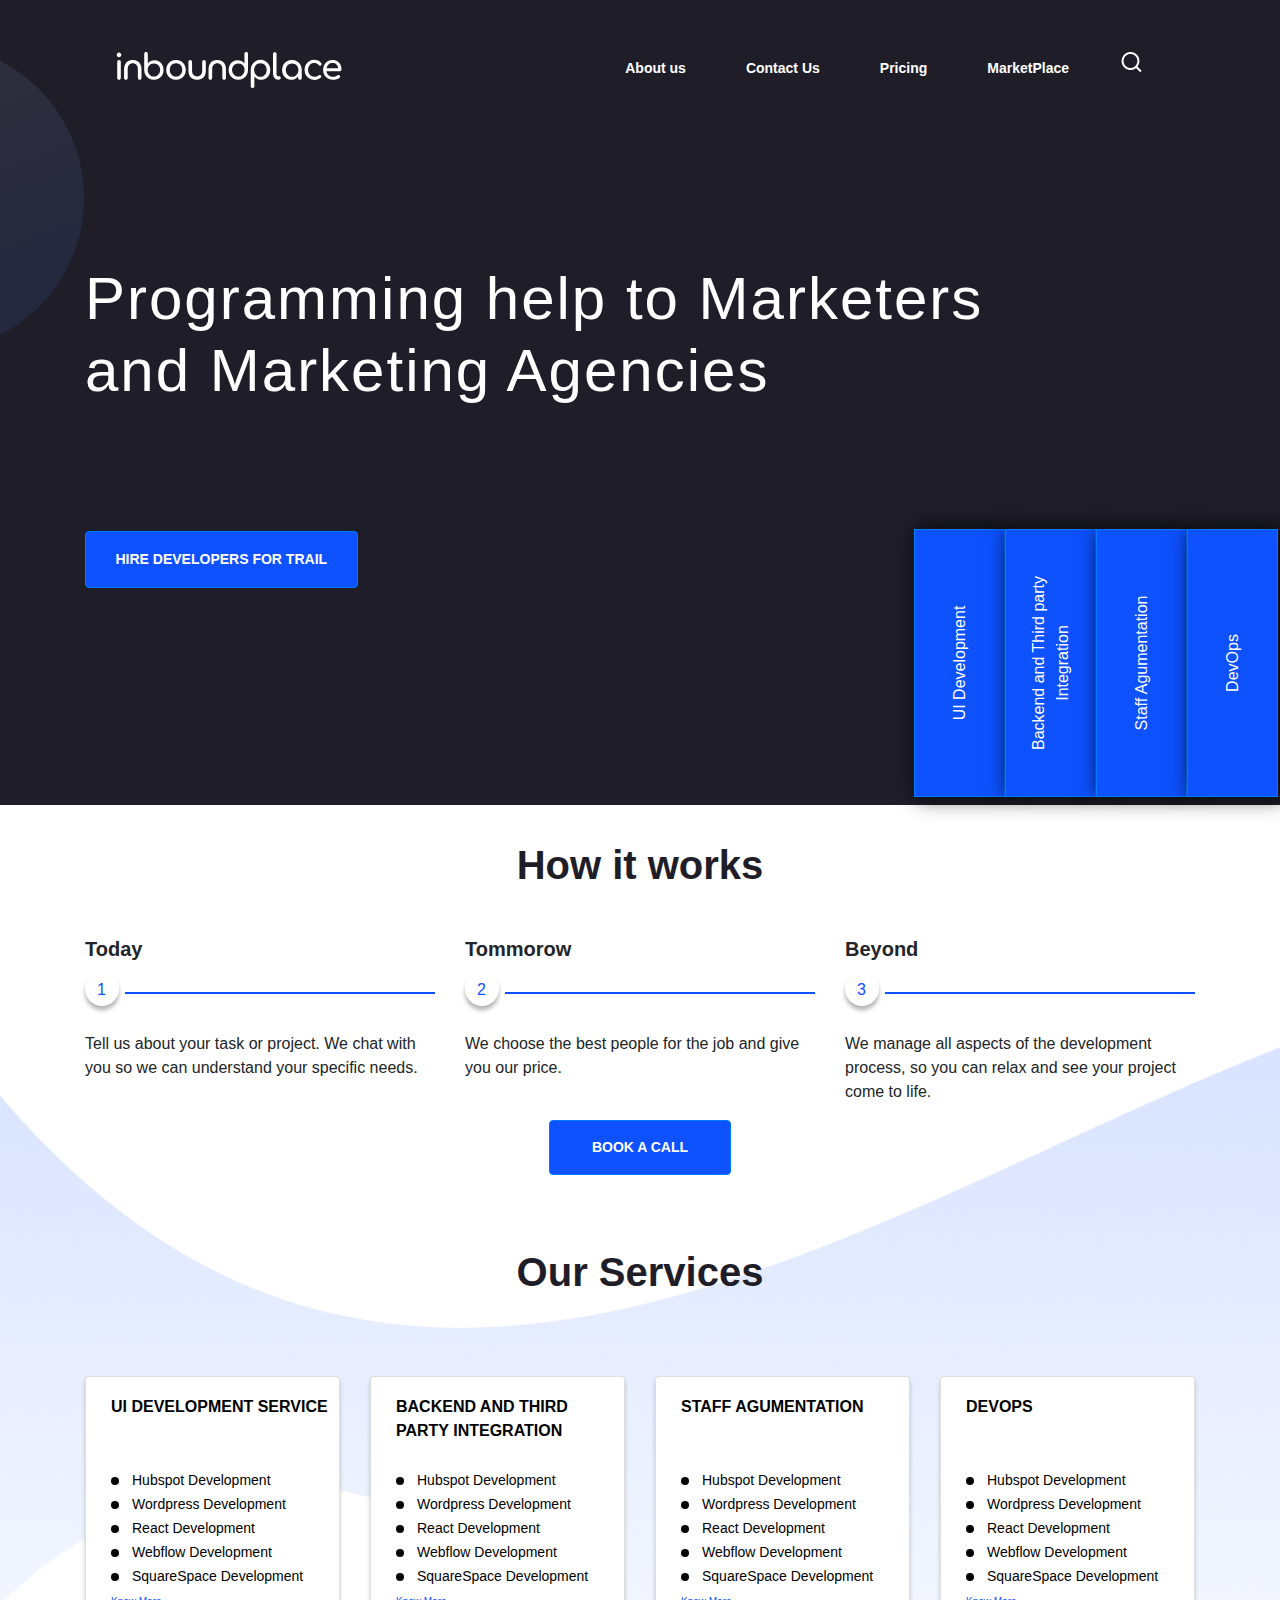
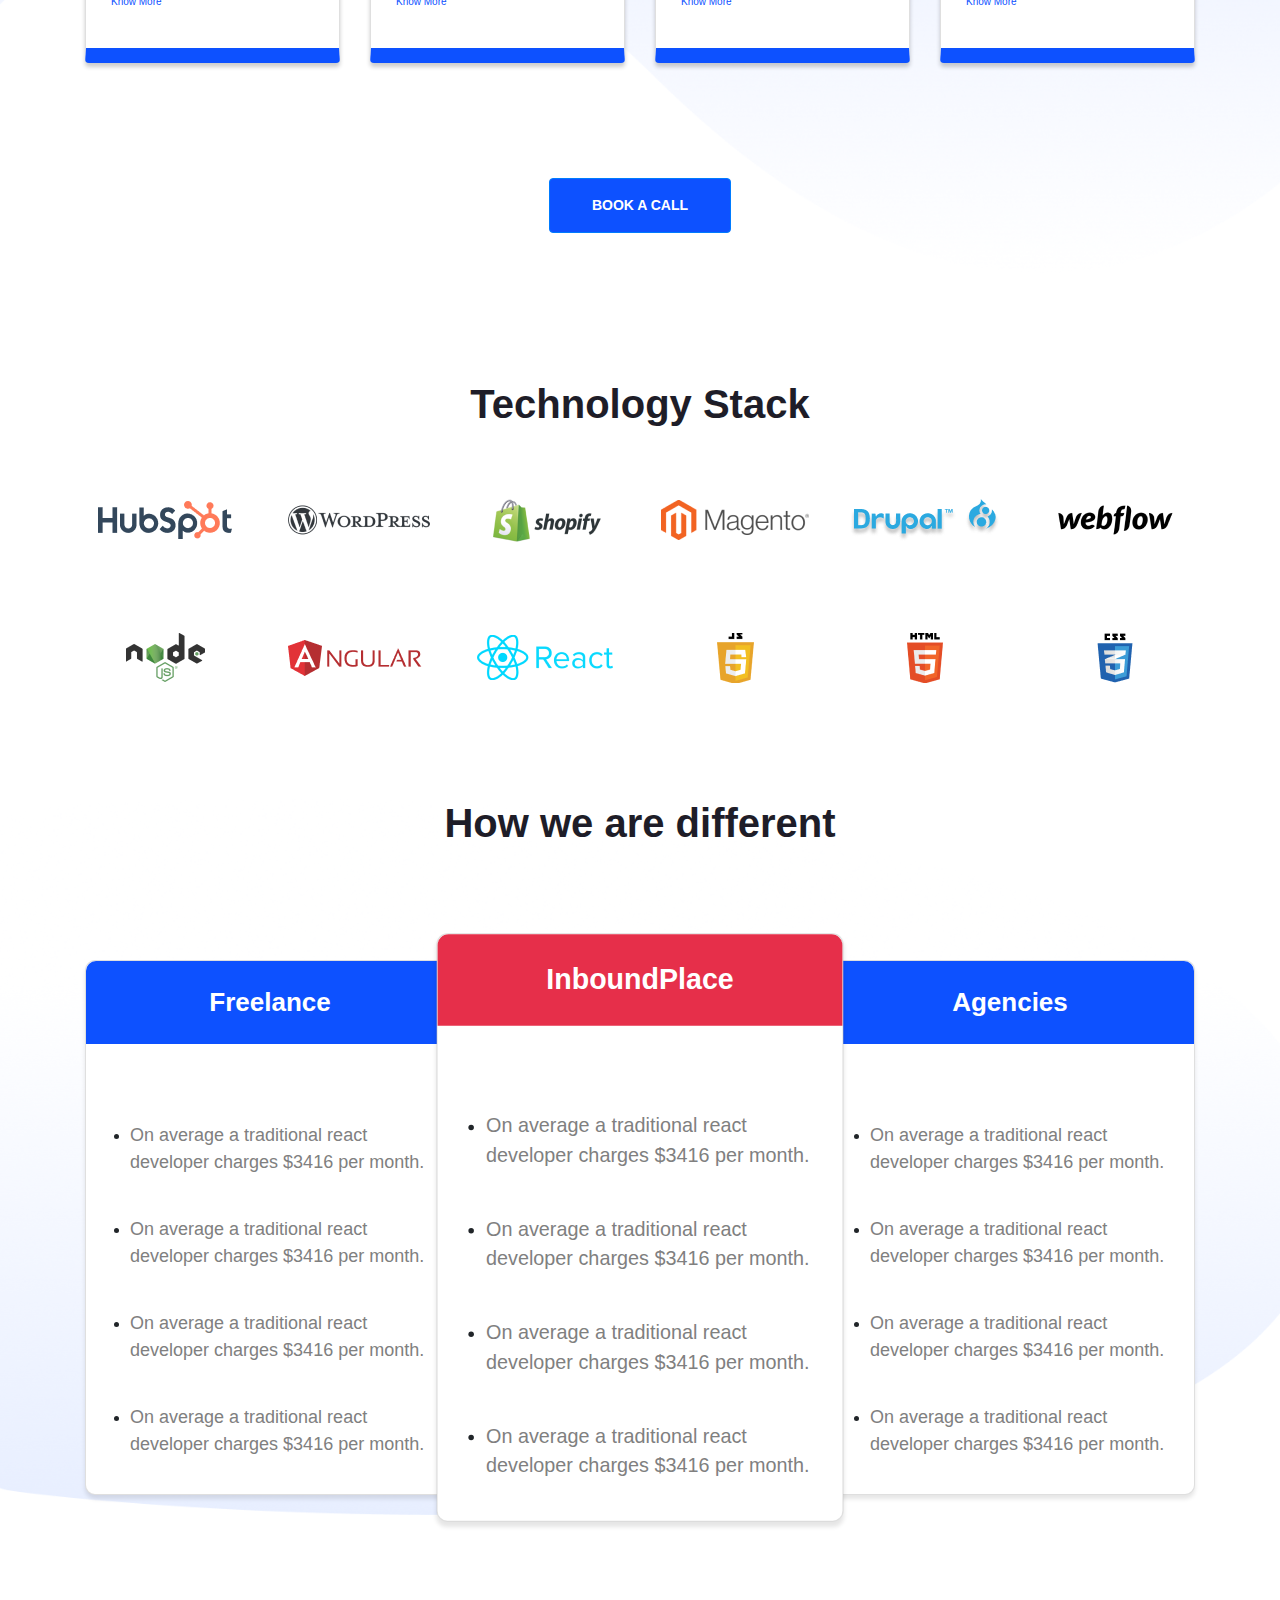
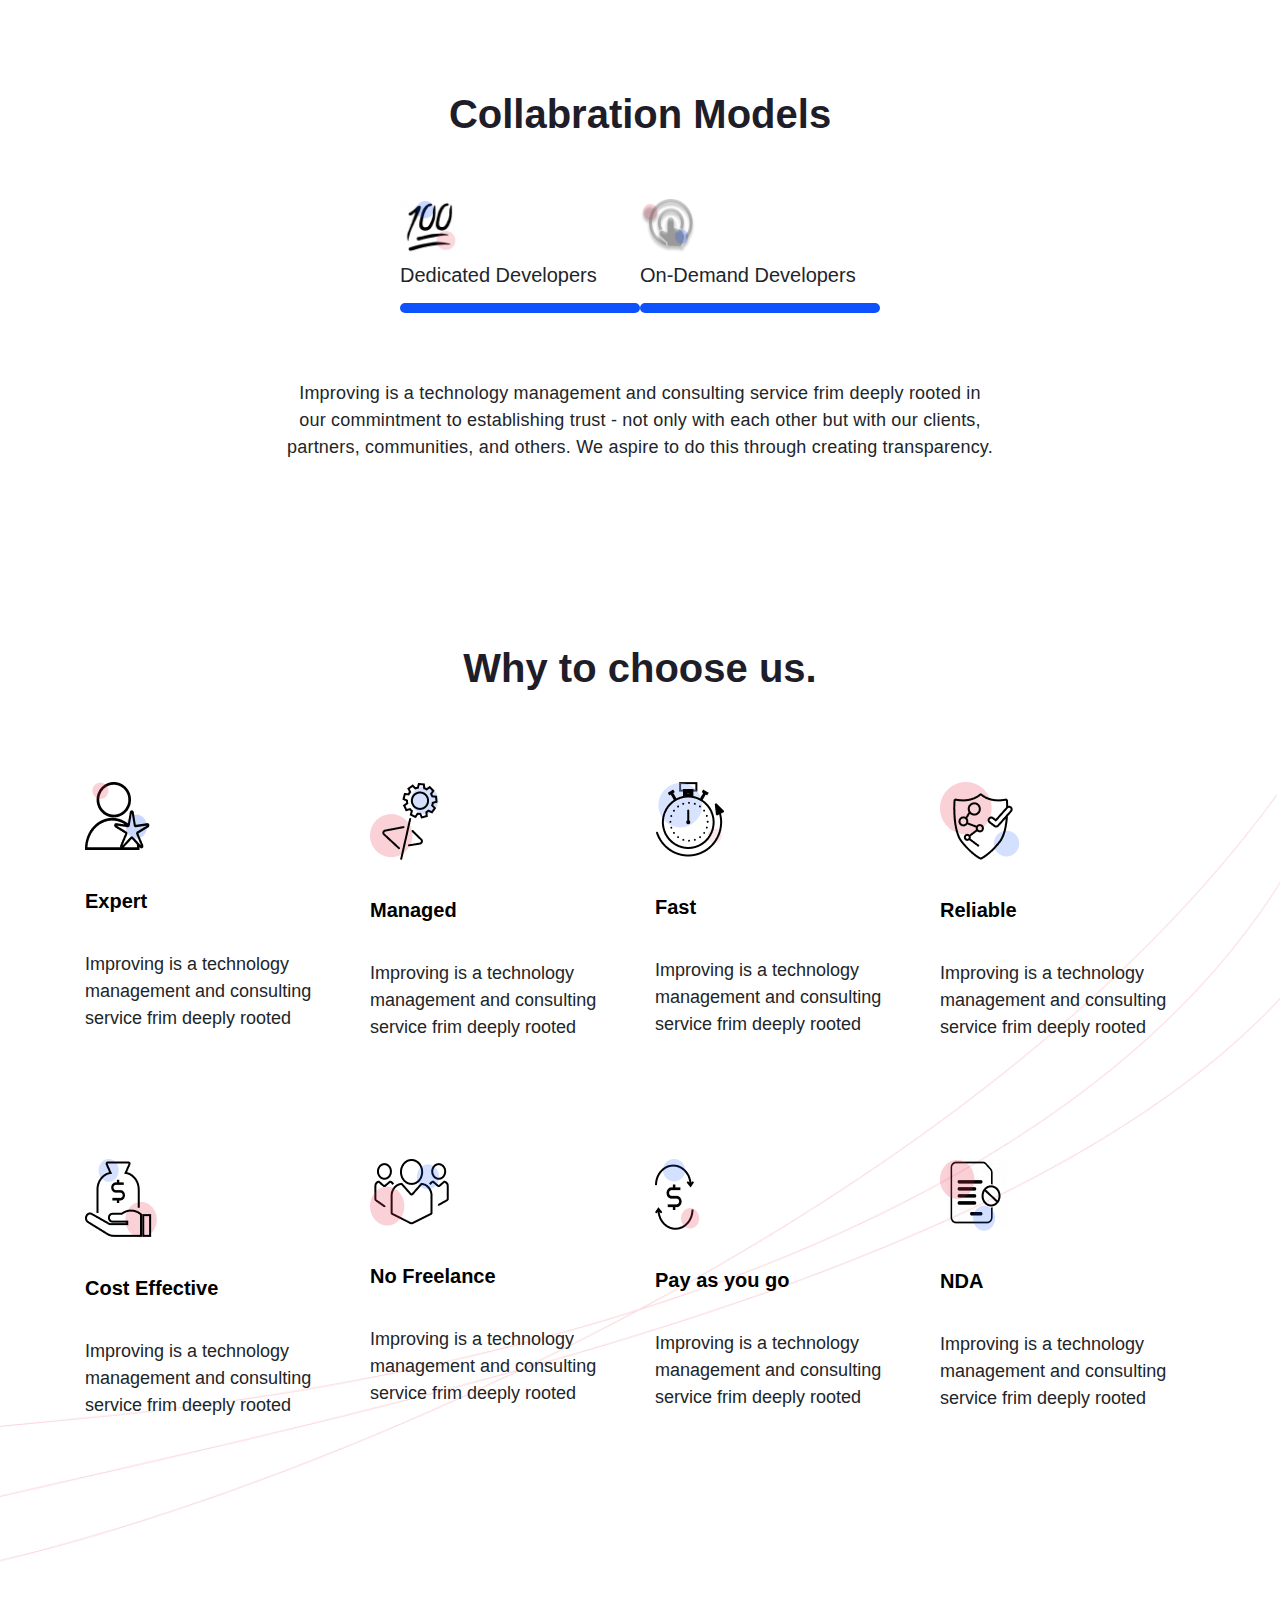
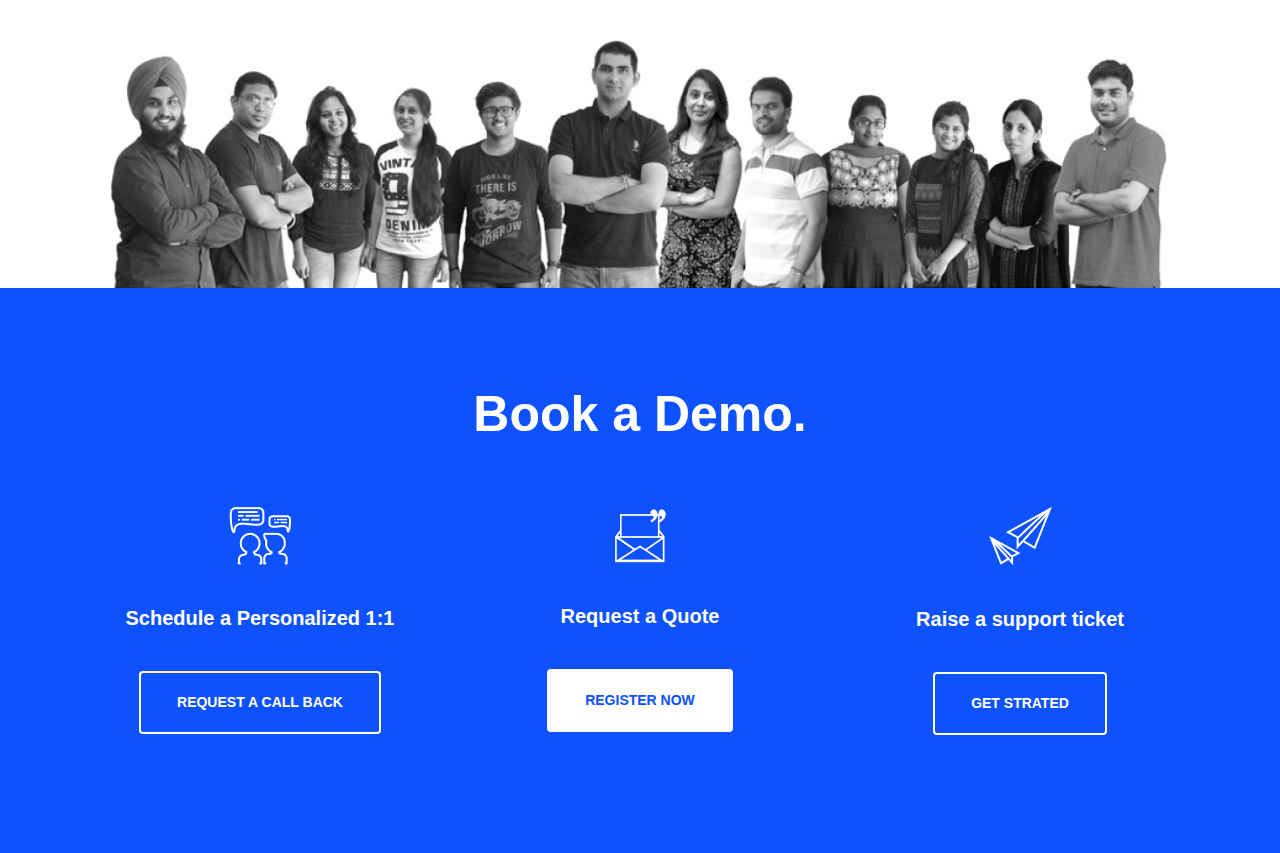
<file: index.html>
<!DOCTYPE html>
<html lang="en">
   <head>
      <meta charset="UTF-8">
      <meta name="viewport" content="width=device-width, initial-scale=1.0">
      <meta http-equiv="X-UA-Compatible" content="ie=edge">
      <title>Inbound Palace</title>
      <!-- Latest compiled and minified CSS -->
      <link rel="stylesheet" href="https://maxcdn.bootstrapcdn.com/bootstrap/4.3.1/css/bootstrap.min.css">
      <!-- jQuery library -->
      <script src="https://ajax.googleapis.com/ajax/libs/jquery/3.4.0/jquery.min.js"></script>
      <!-- Popper JS -->
      <script src="https://cdnjs.cloudflare.com/ajax/libs/popper.js/1.14.7/umd/popper.min.js"></script>
      <!-- Latest compiled JavaScript -->
      <script src="https://maxcdn.bootstrapcdn.com/bootstrap/4.3.1/js/bootstrap.min.js"></script>
      <link rel="stylesheet" type="text/css" href="css/style.css">
   </head>
   <body>
      <header>
         <div class="container-fluid head-bg">
            <figure class="img-ellipse">
               <img src="images/Ellipse 2.png" alt="">
            </figure>
            <div class="container">
               <nav class="navbar navbar-expand-md  navbar-light">
                  <div class="container">
                     <figure class="logo-img">
                        <img src="images/Combined Shape.svg" alt="">
                     </figure>
                     <button class="navbar-toggler" type="button" data-toggle="collapse" data-target="#collapsenavbar">
                     <span class="navbar-toggler-icon"></span>
                     </button>
                     <div class="collapse navbar-collapse text-center" id="collapsenavbar">
                        <ul class="navbar-nav ml-auto">
                           <li class="nav-item text-white nav-li"> <a href="#" class="nav-link text-white">About us</a></li>
                           <li class="nav-item text-white nav-li"> <a href="#" class="nav-link text-white">Contact Us</a></li>
                           <li class="nav-item text-white nav-li"> <a href="#" class="nav-link text-white">Pricing</a></li>
                           <li class="nav-item text-white nav-li"> <a href="#" class="nav-link text-white">MarketPlace</a></li>
                           <li class="nav-item text-white nav-li"> <a href="# class="nav-link text-white"><img  src="images/Group 5.9.png" alt=""></a></li>
                        </ul>
                     </div>
                  </div>
               </nav>
               <div class="text-white hero-text">
                  <h2>Programming help to Marketers and Marketing Agencies</h2>
                  <button class="btn btn-primary page-btn">HIRE DEVELOPERS FOR TRAIL</button>
               </div>
            </div>
            <div class="sec-one-popupbtns-wrapper">
               <div class="sec-one-popupbtns">
                  <button class="btn btn-primary">UI Development</button>
                  <button class="btn btn-primary">Backend and Third party Integration</button>
                  <button class="btn btn-primary">Staff Agumentation</button>
                  <button class="btn btn-primary">DevOps</button>
               </div>
            </div>
         </div>
      </header>
      <main>
         <section class=" container-fluid sec-one-wrapper">
            <div class="container">
            <div class="sec-one-content">
               <div class="row">
                  <div class="sec-one-heading">
                     <h2>How it works</h2>
                  </div>
               </div>
               <div class="row sec-one-setting">
                  <div class="col-lg-4 col-md-4 col-sm-12 sec-two-content">
                     <div class="sec-one-title">
                        <h3>Today</h3>
                     </div>
                     <div class="sec-one-num">
                        <h4>1</h4>
                     </div>
                     <div class="sec-one-text">
                        <p>Tell us about your task or project. We chat with you so we can understand your specific needs.</p>
                     </div>
                  </div>
                  <div class="col-lg-4 col-md-4 col-sm-12 sec-two-content">
                     <div class="sec-one-title">
                        <h3>Tommorow</h3>
                     </div>
                     <div class="sec-one-num">
                        <h4>2</h4>
                     </div>
                     <div class="sec-one-text">
                        <p>We choose the best people for the job and give you our price.</p>
                     </div>
                  </div>
                  <div class="col-lg-4 col-md-4 col-sm-12 sec-two-content">
                     <div class="sec-one-title">
                        <h3>Beyond</h3>
                     </div>
                     <div class="sec-one-num">
                        <h4>3</h4>
                     </div>
                     <div class="sec-one-text">
                        <p>We manage all aspects of the development process, so you can relax and see your project come to life.</p>
                     </div>
                  </div>
               </div>
               <div class="row sec-one-btn">
                  <button class="btn btn-primary sec-one-call-btn m-auto d-block">BOOK A CALL</button>
               </div>
            </div>
            <div class="sec-one-content-services">
               <div class="row sec-one-service-heading">
                  <h2 class="m-auto d-block">Our Services</h2>
               </div>
               <div class="row sec-one-service-list">
                  <div class="col-lg-3 col-md-6 col-sm-12 sec-one-service-content">
                     <div class="card">
                        <div class="card-body">
                           <h6 class="card-title">UI DEVELOPMENT SERVICE</h6>
                           <br>
                           <ul>
                              <li><a href="#">Hubspot Development</a></li>
                              <li><a href="#">Wordpress Development</a></li>
                              <li><a href="#">React Development</a></li>
                              <li><a href="#">Webflow Development</a></li>
                              <li><a href="#">SquareSpace Development</a></li>
                           </ul>
                           <div class="extra-link">
                              <a href="#">Know More</a>
                           </div>
                        </div>
                     </div>
                  </div>
                  <div class="col-lg-3 col-md-6 col-sm-12 sec-two-content">
                     <div class="card ">
                        <div class="card-body">
                           <h6 class="card-title">BACKEND AND THIRD PARTY INTEGRATION</h6>
                           <ul>
                              <li><a href="#">Hubspot Development</a></li>
                              <li><a href="#">Wordpress Development</a></li>
                              <li><a href="#">React Development</a></li>
                              <li><a href="#">Webflow Development</a></li>
                              <li><a href="#">SquareSpace Development</a></li>
                           </ul>
                           <div class="extra-link">
                              <a href="#">Know More</a>
                           </div>
                        </div>
                     </div>
                  </div>
                  <div class="col-lg-3 col-md-6 col-sm-12 sec-two-content">
                     <div class="card ">
                        <div class="card-body">
                           <h6 class="card-title">STAFF AGUMENTATION</h6>
                           <br>
                           <ul>
                              <li><a href="#">Hubspot Development</a></li>
                              <li><a href="#">Wordpress Development</a></li>
                              <li><a href="#">React Development</a></li>
                              <li><a href="#">Webflow Development</a></li>
                              <li><a href="#">SquareSpace Development</a></li>
                           </ul>
                           <div class="extra-link">
                              <a href="#">Know More</a>
                           </div>
                        </div>
                     </div>
                  </div>
                  <div class="col-lg-3 col-md-6 col-sm-12 sec-two-content">
                     <div class="card ">
                        <div class="card-body">
                           <h6 class="card-title">DEVOPS</h6>
                           <br>
                           <ul>
                              <li><a href="#">Hubspot Development</a></li>
                              <li><a href="#">Wordpress Development</a></li>
                              <li><a href="#">React Development</a></li>
                              <li><a href="#">Webflow Development</a></li>
                              <li><a href="#">SquareSpace Development</a></li>
                           </ul>
                           <div class="extra-link">
                              <a href="#">Know More</a>
                           </div>
                        </div>
                     </div>
                  </div>
               </div>
               <div class="row sec-one-btn">
                  <button class="btn btn-primary sec-one-call-btn m-auto d-block">BOOK A CALL</button>
               </div>
            </div>
         </section>
         <section class="container-fluid sec-two-technostack-wrapper">
            <div class="container">
               <div class="sec-two-technostack">
                  <div class="row sec-two-heading">
                     <h2 class="m-auto d-block">Technology Stack</h2>
                  </div>
                  <div class="row tech-stack-logo">
                        <div class="col-lg-2 col-md-4 col-sm-12 m-auto d-block stack-logo">
                           <img class="m-auto d-block" src="images/logos/Layer 2.1.png" alt="">
                        </div>
                        <div class="col-lg-2 col-md-4 col-sm-12 m-auto d-block stack-logo">
                           <img class="m-auto d-block" src="images/logos/WordPress-logotype-standard.png" alt="">
                        </div>
                        <div class="col-lg-2 col-md-4 col-sm-12 m-auto d-block stack-logo">
                           <img class="m-auto d-block" src="images/logos/w-logo-700-shopify.png" alt="">
                        </div>
                        <div class="col-lg-2 col-md-4 col-sm-12 m-auto d-block stack-logo">
                           <img class="m-auto d-block" src="images/logos/1280px-Magento.png" alt="">
                        </div>
                        <div class="col-lg-2 col-md-4 col-sm-12 m-auto d-block stack-logo">
                           <img class="m-auto d-block" src="images/logos/Group 3.1.png" alt="">
                        </div>
                        <div class="col-lg-2 col-md-4 col-sm-12 m-auto d-block stack-logo">
                           <img class="m-auto d-block" src="images/logos/58482a62cef1014c0b5e4a13.png" alt="">
                        </div>
                     </div>
                     <div class="row tech-stack-logo">
                           <div class="col-lg-2 col-md-4 col-sm-12 m-auto d-block stack-logo">
                              <img class="m-auto d-block" src="images/logos/nodejs-new-pantone-black.png" alt="">
                           </div>
                           <div class="col-lg-2 col-md-4 col-sm-12 m-auto d-block stack-logo">
                              <img class="m-auto d-block" src="images/logos/Group.png" alt="">
                           </div>
                           <div class="col-lg-2 col-md-4 col-sm-12 m-auto d-block stack-logo">
                              <img  class="m-auto d-block" src="images/logos/React_logo_wordmark.png" alt="">
                           </div>
                           <div class="col-lg-2 col-md-4 col-sm-12 m-auto d-block stack-logo">
                              <img class="m-auto d-block" src="images/logos/javascript-logo-E967E87D74-seeklogo.png" alt="">
                           </div>
                           <div class="col-lg-2 col-md-4 col-sm-12 m-auto d-block stack-logo">
                              <img  class="m-auto d-block" src="images/logos/170px-HTML5_logo_resized.png" alt="">
                           </div>
                           <div class="col-lg-2 col-md-4 col-sm-12 m-auto d-block stack-logo">
                              <img class="m-auto d-block" src="images/logos/Group 4.1.png" alt="">
                           </div>
                        </div>
               </div>
            </div>
         </section>
         <section class="container-fluid sec-three-different-wrapper">
            <div class="container">
               <div class="sec-three-different">
                     <div class="row sec-three-heading">
                           <h2 class="m-auto d-block">How we are different</h2>
                     </div>
                     <div class="row no-gutters sec-three-list">
                        <div class="col-lg-4 col-md-8 col-sm-12 m-auto d-block">
                           <div class="card ">
                              <div class="card-body">
                                 <h6 class="card-title">Freelance</h6>
                              </div>
                              <ul>
                                 <li><span>On average a traditional react developer charges $3416 per month.</span></li>
                                 <li><span>On average a traditional react developer charges $3416 per month.</span></li>
                                 <li><span>On average a traditional react developer charges $3416 per month.</span></li>
                                 <li><span>On average a traditional react developer charges $3416 per month.</span></li>
                              </ul>
                           </div>
                        </div>
                        <div class="col-lg-4 col-md-8 col-sm-12 m-auto d-block">
                           <div class="card card-spl">
                              <div class="card-body">
                                 <h6 class="card-title card-spl-title">InboundPlace</h6>
                              </div>
                              <ul>
                                 <li><span>On average a traditional react developer charges $3416 per month.</span></li>
                                 <li><span>On average a traditional react developer charges $3416 per month.</span></li>
                                 <li><span>On average a traditional react developer charges $3416 per month.</span></li>
                                 <li><span>On average a traditional react developer charges $3416 per month.</span></li>
                              </ul>
                           </div>
                        </div>
                        <div class="col-lg-4 col-md-8 col-sm-12 m-auto d-block">
                           <div class="card ">
                              <div class="card-body">
                                 <h6 class="card-title">Agencies</h6>
                              </div>
                              <ul>
                                 <li><span>On average a traditional react developer charges $3416 per month.</span></li>
                                 <li><span>On average a traditional react developer charges $3416 per month.</span></li>
                                 <li><span>On average a traditional react developer charges $3416 per month.</span></li>
                                 <li><span>On average a traditional react developer charges $3416 per month.</span></li>
                              </ul>
                           </div>
                        </div>
                     </div>
                  </div>
               </div>
         </section>
         <section class="container-fluid sec-four-models-wrapper">
            <div class="container">
               <div class="sec-four-models">
                     <div class="row sec-four-heading">
                           <h2 class="m-auto d-block">Collabration Models</h2>
                     </div>
                     <div class="row no-gutters sec-four-switch">
                           <div class="col-lg-6 col-sm-6 sec-four-switch-list">
                                 <figure>
                                    <img src="images/Group 3.png" alt="">
                                 </figure>
                                 <figcaption>
                                    <h6>Dedicated Developers</h6>
                                 </figcaption>
                              </div>
                              <div class="col-lg-6 col-sm-6 sec-four-switch-list">
                                 <figure>
                                    <img src="images/Group 32.png" alt="">
                                 </figure>
                                 <figcaption>
                                    <h6 class="disable-text">On-Demand Developers</h6>
                                 </figcaption>
                              </div>
                     </div>
                     <div class="row sec-four-text">
                           <p>Improving is a technology management and consulting service frim deeply rooted in our commintment to establishing trust - not only with each other but with our clients, partners, communities, and others. We aspire to do this through creating transparency.</p>
                     </div>
               </div>
            </div>
         </section>
         <section class="container-fluid sec-five-choose-wrapper">
            <div class="container">
               <div class="sec-five-choose">
                     <div class="row sec-five-heading">
                           <h2 class="m-auto d-block">Why to choose us.</h2>
                     </div>
                     <div class="row sec-five-content">
                        <div class="col-lg-3 col-md-6 col-sm-12 sec-five-data">
                           <figure>
                                 <img src="images/logos/Group 3.png" alt="">
                           </figure>
                           <figcaption>Expert</figcaption>
                              <p>Improving is a technology management and consulting service frim deeply rooted</p>
                        </div>
                        <div class="col-lg-3 col-md-6 col-sm-12 sec-five-data">
                           <figure>
                              <img src="images/logos/Group 3 (1).png" alt="">
                           </figure>
                           <figcaption>Managed</figcaption>
                           <p>Improving is a technology management and consulting service frim deeply rooted</p>
                        </div>
                        <div class="col-lg-3 col-md-6 col-sm-12 sec-five-data">
                           <figure>
                                 <img src="images/logos/Group 3 (2).png" alt="">
                           </figure>
                           <figcaption>Fast</figcaption>
                           <p>Improving is a technology management and consulting service frim deeply rooted</p>
                        </div>
                        <div class="col-lg-3 col-md-6 col-sm-12 sec-five-data">
                           <figure>
                              <img src="images/logos/Group 3 (3).png" alt="">
                           </figure>
                           <figcaption>Reliable</figcaption>
                           <p>Improving is a technology management and consulting service frim deeply rooted</p>
                       </div>
                     </div>
                     <div class="row sec-five-content">
                           <div class="col-lg-3 col-md-6 col-sm-12 sec-five-data">
                              <figure>
                                    <img src="images/logos/Group 56.png" alt="">
                              </figure>
                              <figcaption>Cost Effective</figcaption>
                                 <p>Improving is a technology management and consulting service frim deeply rooted</p>
                           </div>
                           <div class="col-lg-3 col-md-6 col-sm-12 sec-five-data">
                              <figure>
                                 <img src="images/logos/Group 40.png" alt="">
                              </figure>
                              <figcaption>No Freelance</figcaption>
                              <p>Improving is a technology management and consulting service frim deeply rooted</p>
                           </div>
                           <div class="col-lg-3 col-md-6 col-sm-12 sec-five-data">
                              <figure>
                                    <img src="images/logos/Group 40 (1).png" alt="">
                              </figure>
                              <figcaption>Pay as you go</figcaption>
                              <p>Improving is a technology management and consulting service frim deeply rooted</p>
                           </div>
                           <div class="col-lg-3 col-md-6 col-sm-12 sec-five-data">
                              <figure>
                                 <img src="images/logos/Group 40 (2).png" alt="">
                              </figure>
                              <figcaption>NDA</figcaption>
                              <p>Improving is a technology management and consulting service frim deeply rooted</p>
                          </div>
                        </div>
               </div>
            </div>
         </section>
         <section class="container-fluid sec-six-team-wrapper">
            <div class="container">
               <div class="sec-six-team">
                  <figure>
                     <img src="images/Bitmap.png" alt="">
                  </figure>
               </div>
            </div>
         </section>
      </main>
      <footer>
         <section class="container-fluid sec-footer-wrapper">
               <div class="container">
                     <div class="row demo">
                        <h2 class="m-auto d-block text-white">Book a Demo.</h2>
                     </div>
                     <div class="row footer-setting">
                        <div class="col-lg-4 col-md-4 col-sm-12 m-auto d-block demo-list">
                           <figure>
                              <img class="m-auto d-block"src="images/logos/Group 18.png" alt="">
                           </figure>
                           <figcaption> Schedule a Personalized 1:1</figcaption>
                           <button class="btn m-auto d-block btn-footer"> REQUEST A CALL BACK</button>
                        </div>
                        <div class="col-lg-4 col-md-4 col-sm-12 m-auto d-block demo-list">
                           <figure>
                              <img class="m-auto d-block" src="images/logos/Group 2.png" alt="">
                           </figure>
                           <figcaption> Request a Quote</figcaption>
                           <button class="btn m-auto d-block btn-footer-mid">REGISTER NOW</button>
                        </div>
                        <div class="col-lg-4 col-md-4 col-sm-12 m-auto d-block demo-list">
                           <figure>
                              <img class="m-auto d-block" src="images/logos/Group 2 (1).png" alt="">
                           </figure>
                           <figcaption> Raise a support ticket</figcaption>
                           <button class="btn m-auto d-block btn-footer">GET STRATED</button>
                        </div>
                     </div>
                  </div>               
         </section>
      </footer>
   </body>
</html>
</file>
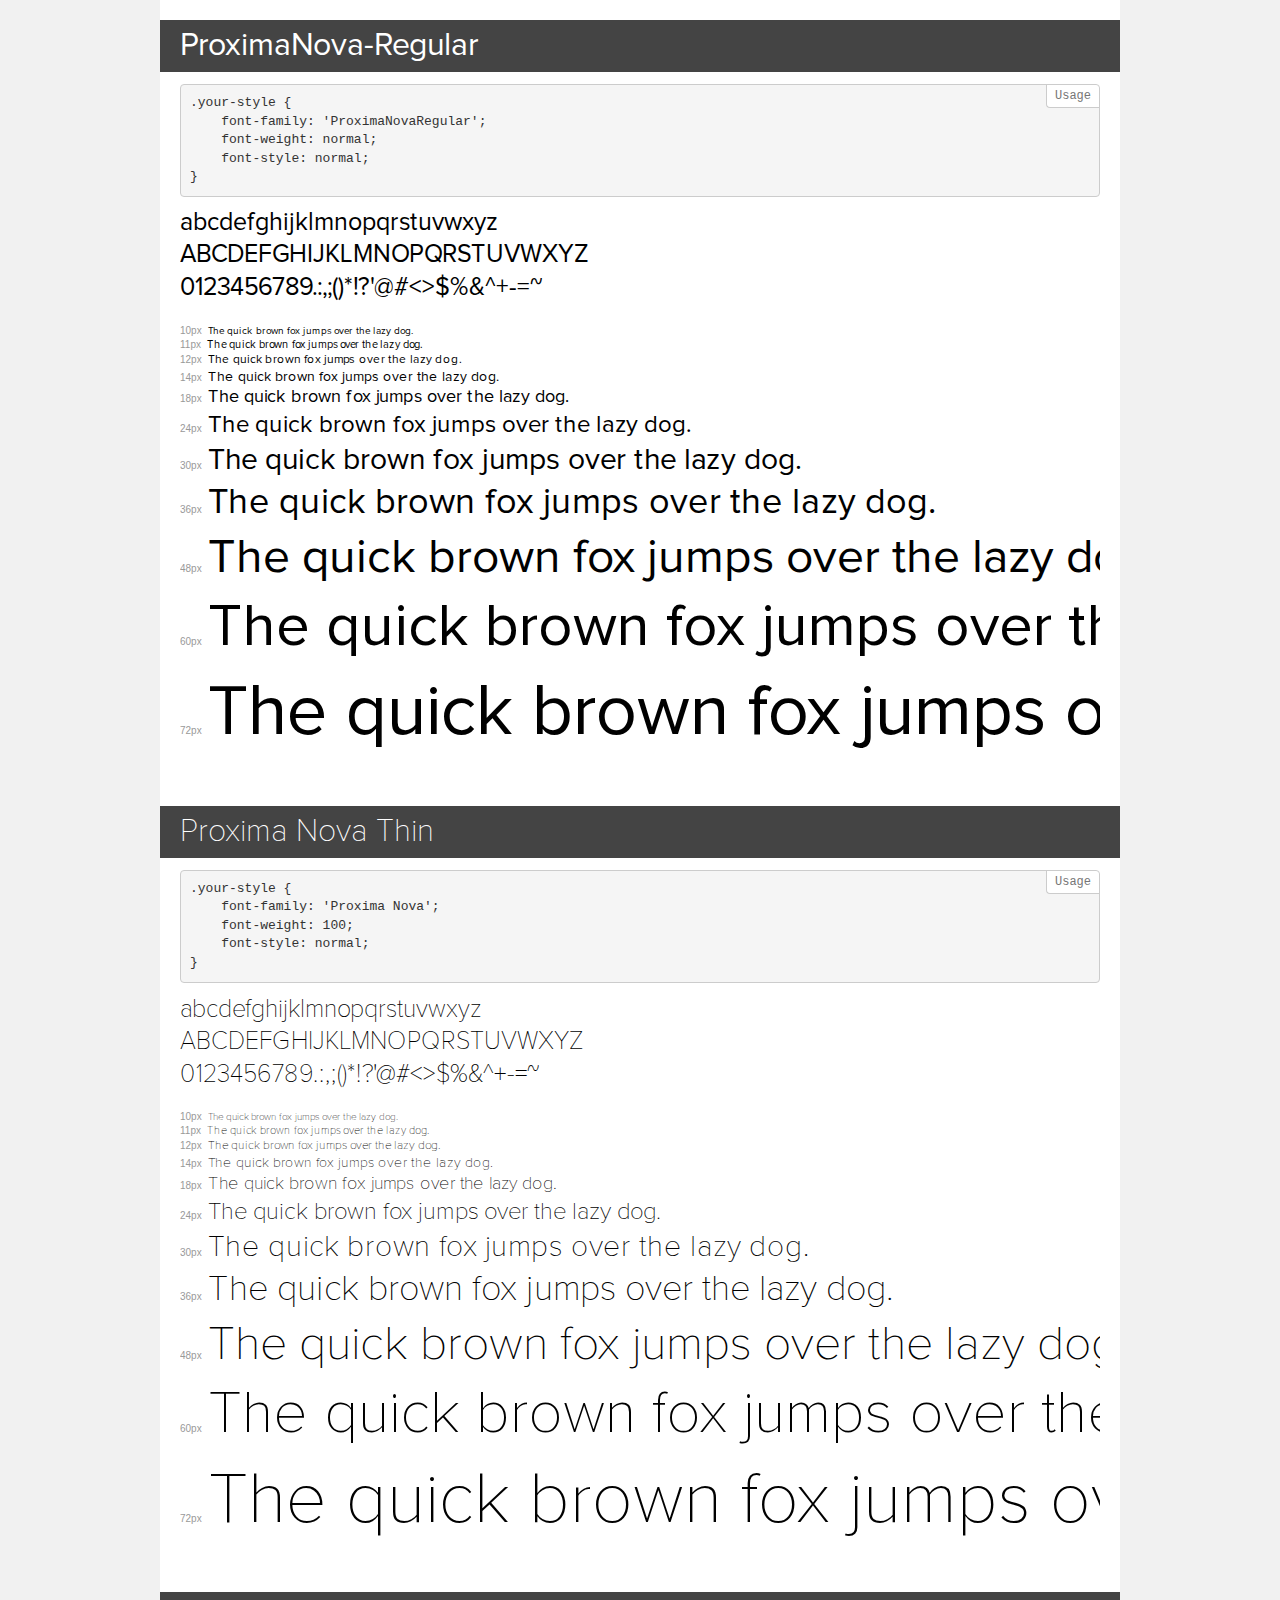
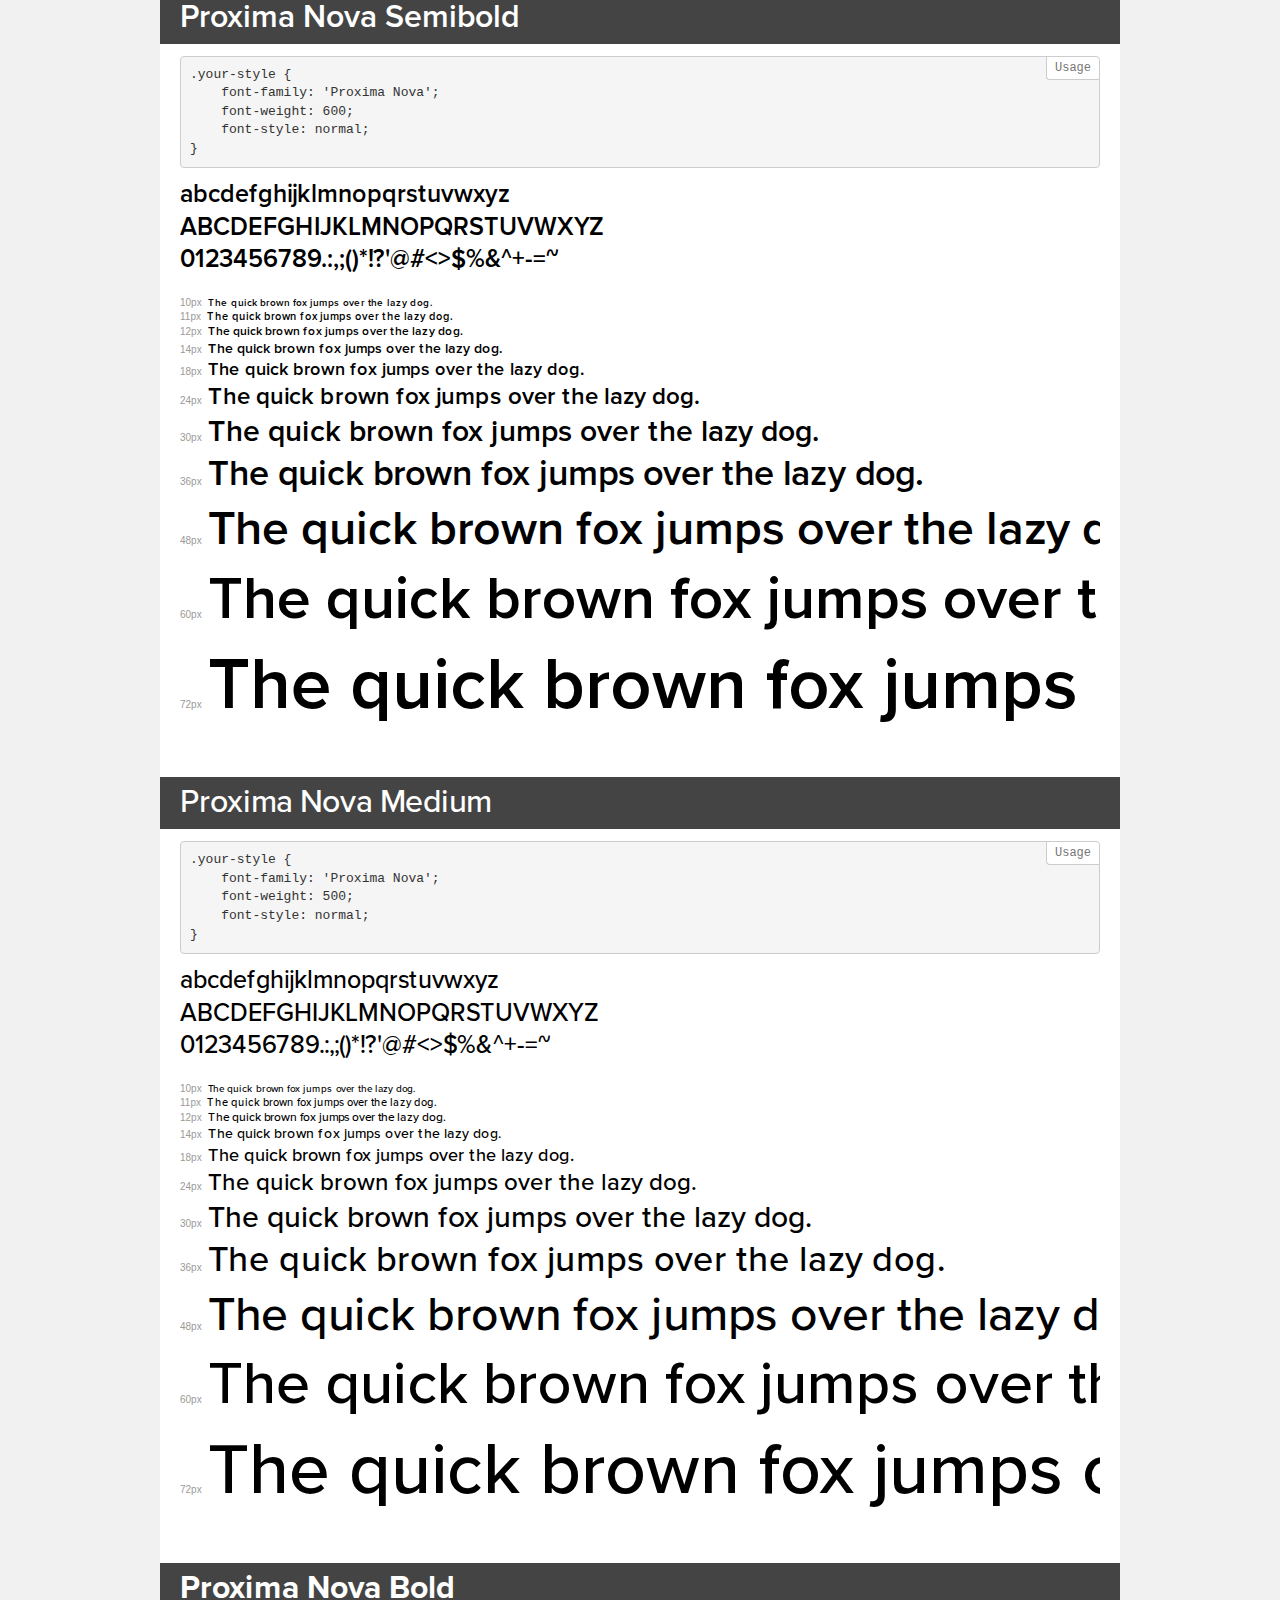
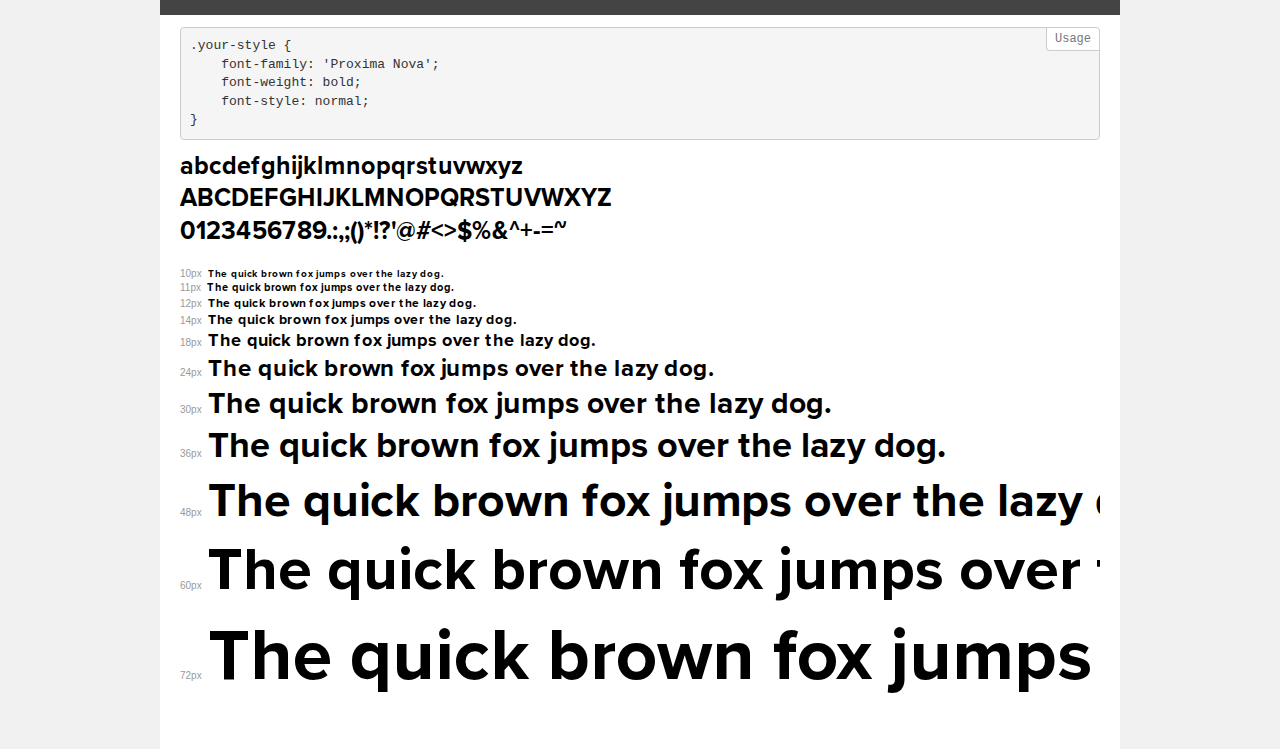
<file: Common/fonts/demo.html>
<!DOCTYPE html>
<html>
<head>
    <meta charset="utf-8">
    <meta http-equiv="X-UA-Compatible" content="IE=edge">
    <meta name="viewport" content="width=device-width, initial-scale=1">
    <meta name="robots" content="noindex, noarchive">
    <meta name="format-detection" content="telephone=no">
    <title>Transfonter demo</title>
    <link href="stylesheet.css" rel="stylesheet">
    <style>
        /*
        http://meyerweb.com/eric/tools/css/reset/
        v2.0 | 20110126
        License: none (public domain)
        */
        html, body, div, span, applet, object, iframe,
        h1, h2, h3, h4, h5, h6, p, blockquote, pre,
        a, abbr, acronym, address, big, cite, code,
        del, dfn, em, img, ins, kbd, q, s, samp,
        small, strike, strong, sub, sup, tt, var,
        b, u, i, center,
        dl, dt, dd, ol, ul, li,
        fieldset, form, label, legend,
        table, caption, tbody, tfoot, thead, tr, th, td,
        article, aside, canvas, details, embed,
        figure, figcaption, footer, header, hgroup,
        menu, nav, output, ruby, section, summary,
        time, mark, audio, video {
            margin: 0;
            padding: 0;
            border: 0;
            font-size: 100%;
            font: inherit;
            vertical-align: baseline;
        }
        /* HTML5 display-role reset for older browsers */
        article, aside, details, figcaption, figure,
        footer, header, hgroup, menu, nav, section {
            display: block;
        }
        body {
            line-height: 1;
        }
        ol, ul {
            list-style: none;
        }
        blockquote, q {
            quotes: none;
        }
        blockquote:before, blockquote:after,
        q:before, q:after {
            content: '';
            content: none;
        }
        table {
            border-collapse: collapse;
            border-spacing: 0;
        }
        /* common styles */
        body {
            background: #f1f1f1;
            color: #000;
        }
        .page {
            background: #fff;
            width: 920px;
            margin: 0 auto;
            padding: 20px 20px 0 20px;
            overflow: hidden;
        }
        .font-container {
            overflow-x: auto;
            overflow-y: hidden;
            margin-bottom: 40px;
            line-height: 1.3;
            white-space: nowrap;
            padding-bottom: 5px;
        }
        h1 {
            position: relative;
            background: #444;
            font-size: 32px;
            color: #fff;
            padding: 10px 20px;
            margin: 0 -20px 12px -20px;
        }
        .letters {
            font-size: 25px;
            margin-bottom: 20px;
        }
        .s10:before {
            content: '10px';
        }
        .s11:before {
            content: '11px';
        }
        .s12:before {
            content: '12px';
        }
        .s14:before {
            content: '14px';
        }
        .s18:before {
            content: '18px';
        }
        .s24:before {
            content: '24px';
        }
        .s30:before {
            content: '30px';
        }
        .s36:before {
            content: '36px';
        }
        .s48:before {
            content: '48px';
        }
        .s60:before {
            content: '60px';
        }
        .s72:before {
            content: '72px';
        }
        .s10:before, .s11:before, .s12:before, .s14:before,
        .s18:before, .s24:before, .s30:before, .s36:before,
        .s48:before, .s60:before, .s72:before {
            font-family: Arial, sans-serif;
            font-size: 10px;
            font-weight: normal;
            font-style: normal;
            color: #999;
            padding-right: 6px;
        }
        pre {
            display: block;
            position: relative;
            padding: 9px;
            margin: 0 0 10px;
            font-family: Monaco, Menlo, Consolas, "Courier New", monospace !important;
            font-size: 13px;
            line-height: 1.428571429;
            color: #333;
            font-weight: normal !important;
            font-style: normal !important;
            background-color: #f5f5f5;
            border: 1px solid #ccc;
            overflow-x: auto;
            border-radius: 4px;
        }
        pre:after {
            display: block;
            position: absolute;
            right: 0;
            top: 0;
            content: 'Usage';
            line-height: 1;
            padding: 5px 8px;
            font-size: 12px;
            color: #767676;
            background-color: #fff;
            border: 1px solid #ccc;
            border-right: none;
            border-top: none;
            border-radius: 0 4px 0 4px;
            z-index: 10;
        }
        /* responsive */
        @media (max-width: 959px) {
            .page {
                width: auto;
                margin: 0;
            }
        }
    </style>
</head>
<body>
<div class="page">
    <div class="demo" style="font-family: 'ProximaNovaRegular'; font-weight: normal; font-style: normal;">
        <h1>ProximaNova-Regular</h1>
        <pre>.your-style {
    font-family: 'ProximaNovaRegular';
    font-weight: normal;
    font-style: normal;
}</pre>
        <div class="font-container">
            <p class="letters">
                abcdefghijklmnopqrstuvwxyz<br>
ABCDEFGHIJKLMNOPQRSTUVWXYZ<br>
                0123456789.:,;()*!?'@#<>$%&^+-=~
            </p>
            <p class="s10" style="font-size: 10px;">The quick brown fox jumps over the lazy dog.</p>
            <p class="s11" style="font-size: 11px;">The quick brown fox jumps over the lazy dog.</p>
            <p class="s12" style="font-size: 12px;">The quick brown fox jumps over the lazy dog.</p>
            <p class="s14" style="font-size: 14px;">The quick brown fox jumps over the lazy dog.</p>
            <p class="s18" style="font-size: 18px;">The quick brown fox jumps over the lazy dog.</p>
            <p class="s24" style="font-size: 24px;">The quick brown fox jumps over the lazy dog.</p>
            <p class="s30" style="font-size: 30px;">The quick brown fox jumps over the lazy dog.</p>
            <p class="s36" style="font-size: 36px;">The quick brown fox jumps over the lazy dog.</p>
            <p class="s48" style="font-size: 48px;">The quick brown fox jumps over the lazy dog.</p>
            <p class="s60" style="font-size: 60px;">The quick brown fox jumps over the lazy dog.</p>
            <p class="s72" style="font-size: 72px;">The quick brown fox jumps over the lazy dog.</p>
        </div>
    </div>
    <div class="demo" style="font-family: 'Proxima Nova'; font-weight: 100; font-style: normal;">
        <h1>Proxima Nova Thin</h1>
        <pre>.your-style {
    font-family: 'Proxima Nova';
    font-weight: 100;
    font-style: normal;
}</pre>
        <div class="font-container">
            <p class="letters">
                abcdefghijklmnopqrstuvwxyz<br>
ABCDEFGHIJKLMNOPQRSTUVWXYZ<br>
                0123456789.:,;()*!?'@#<>$%&^+-=~
            </p>
            <p class="s10" style="font-size: 10px;">The quick brown fox jumps over the lazy dog.</p>
            <p class="s11" style="font-size: 11px;">The quick brown fox jumps over the lazy dog.</p>
            <p class="s12" style="font-size: 12px;">The quick brown fox jumps over the lazy dog.</p>
            <p class="s14" style="font-size: 14px;">The quick brown fox jumps over the lazy dog.</p>
            <p class="s18" style="font-size: 18px;">The quick brown fox jumps over the lazy dog.</p>
            <p class="s24" style="font-size: 24px;">The quick brown fox jumps over the lazy dog.</p>
            <p class="s30" style="font-size: 30px;">The quick brown fox jumps over the lazy dog.</p>
            <p class="s36" style="font-size: 36px;">The quick brown fox jumps over the lazy dog.</p>
            <p class="s48" style="font-size: 48px;">The quick brown fox jumps over the lazy dog.</p>
            <p class="s60" style="font-size: 60px;">The quick brown fox jumps over the lazy dog.</p>
            <p class="s72" style="font-size: 72px;">The quick brown fox jumps over the lazy dog.</p>
        </div>
    </div>
    <div class="demo" style="font-family: 'Proxima Nova'; font-weight: 600; font-style: normal;">
        <h1>Proxima Nova Semibold</h1>
        <pre>.your-style {
    font-family: 'Proxima Nova';
    font-weight: 600;
    font-style: normal;
}</pre>
        <div class="font-container">
            <p class="letters">
                abcdefghijklmnopqrstuvwxyz<br>
ABCDEFGHIJKLMNOPQRSTUVWXYZ<br>
                0123456789.:,;()*!?'@#<>$%&^+-=~
            </p>
            <p class="s10" style="font-size: 10px;">The quick brown fox jumps over the lazy dog.</p>
            <p class="s11" style="font-size: 11px;">The quick brown fox jumps over the lazy dog.</p>
            <p class="s12" style="font-size: 12px;">The quick brown fox jumps over the lazy dog.</p>
            <p class="s14" style="font-size: 14px;">The quick brown fox jumps over the lazy dog.</p>
            <p class="s18" style="font-size: 18px;">The quick brown fox jumps over the lazy dog.</p>
            <p class="s24" style="font-size: 24px;">The quick brown fox jumps over the lazy dog.</p>
            <p class="s30" style="font-size: 30px;">The quick brown fox jumps over the lazy dog.</p>
            <p class="s36" style="font-size: 36px;">The quick brown fox jumps over the lazy dog.</p>
            <p class="s48" style="font-size: 48px;">The quick brown fox jumps over the lazy dog.</p>
            <p class="s60" style="font-size: 60px;">The quick brown fox jumps over the lazy dog.</p>
            <p class="s72" style="font-size: 72px;">The quick brown fox jumps over the lazy dog.</p>
        </div>
    </div>
    <div class="demo" style="font-family: 'Proxima Nova'; font-weight: 500; font-style: normal;">
        <h1>Proxima Nova Medium</h1>
        <pre>.your-style {
    font-family: 'Proxima Nova';
    font-weight: 500;
    font-style: normal;
}</pre>
        <div class="font-container">
            <p class="letters">
                abcdefghijklmnopqrstuvwxyz<br>
ABCDEFGHIJKLMNOPQRSTUVWXYZ<br>
                0123456789.:,;()*!?'@#<>$%&^+-=~
            </p>
            <p class="s10" style="font-size: 10px;">The quick brown fox jumps over the lazy dog.</p>
            <p class="s11" style="font-size: 11px;">The quick brown fox jumps over the lazy dog.</p>
            <p class="s12" style="font-size: 12px;">The quick brown fox jumps over the lazy dog.</p>
            <p class="s14" style="font-size: 14px;">The quick brown fox jumps over the lazy dog.</p>
            <p class="s18" style="font-size: 18px;">The quick brown fox jumps over the lazy dog.</p>
            <p class="s24" style="font-size: 24px;">The quick brown fox jumps over the lazy dog.</p>
            <p class="s30" style="font-size: 30px;">The quick brown fox jumps over the lazy dog.</p>
            <p class="s36" style="font-size: 36px;">The quick brown fox jumps over the lazy dog.</p>
            <p class="s48" style="font-size: 48px;">The quick brown fox jumps over the lazy dog.</p>
            <p class="s60" style="font-size: 60px;">The quick brown fox jumps over the lazy dog.</p>
            <p class="s72" style="font-size: 72px;">The quick brown fox jumps over the lazy dog.</p>
        </div>
    </div>
    <div class="demo" style="font-family: 'Proxima Nova'; font-weight: bold; font-style: normal;">
        <h1>Proxima Nova Bold</h1>
        <pre>.your-style {
    font-family: 'Proxima Nova';
    font-weight: bold;
    font-style: normal;
}</pre>
        <div class="font-container">
            <p class="letters">
                abcdefghijklmnopqrstuvwxyz<br>
ABCDEFGHIJKLMNOPQRSTUVWXYZ<br>
                0123456789.:,;()*!?'@#<>$%&^+-=~
            </p>
            <p class="s10" style="font-size: 10px;">The quick brown fox jumps over the lazy dog.</p>
            <p class="s11" style="font-size: 11px;">The quick brown fox jumps over the lazy dog.</p>
            <p class="s12" style="font-size: 12px;">The quick brown fox jumps over the lazy dog.</p>
            <p class="s14" style="font-size: 14px;">The quick brown fox jumps over the lazy dog.</p>
            <p class="s18" style="font-size: 18px;">The quick brown fox jumps over the lazy dog.</p>
            <p class="s24" style="font-size: 24px;">The quick brown fox jumps over the lazy dog.</p>
            <p class="s30" style="font-size: 30px;">The quick brown fox jumps over the lazy dog.</p>
            <p class="s36" style="font-size: 36px;">The quick brown fox jumps over the lazy dog.</p>
            <p class="s48" style="font-size: 48px;">The quick brown fox jumps over the lazy dog.</p>
            <p class="s60" style="font-size: 60px;">The quick brown fox jumps over the lazy dog.</p>
            <p class="s72" style="font-size: 72px;">The quick brown fox jumps over the lazy dog.</p>
        </div>
    </div>
</div>
</body>
</html>
</file>
<file: css/style.css>
*{
    padding: 0;
    margin: 0;
}

@font-face {
    font-family: 'ProximaNovaRegular';
    src: url('../Common/fonts/ProximaNovaRegular.woff2') format('woff2'),
        url('../Common/fonts/ProximaNovaRegular.woff') format('woff');
    font-weight: normal;
    font-style: normal;
}

@font-face {
    font-family: 'Proxima Nova';
    src: url('../Common/fonts/ProximaNovaT-Thin.woff2') format('woff2'),
        url('../Common/fonts/ProximaNovaT-Thin.woff') format('woff');
    font-weight: 100;
    font-style: normal;
}

@font-face {
    font-family: 'Proxima Nova';
    src: url('../Common/fonts/ProximaNova-Semibold.woff2') format('woff2'),
        url('../Common/fonts/ProximaNova-Semibold.woff') format('woff');
    font-weight: 600;
    font-style: normal;
}

@font-face {
    font-family: 'Proxima Nova';
    src: url('../Common/fonts/ProximaNova-Medium.woff2') format('woff2'),
        url('../Common/fonts/ProximaNova-Medium.woff') format('woff');
    font-weight: 500;
    font-style: normal;
}

@font-face {
    font-family: 'Proxima Nova';
    src: url('../Common/fonts/ProximaNova-Bold.woff2') format('woff2'),
        url('../Common/fonts/ProximaNova-Bold.woff') format('woff');
    font-weight: bold;
    font-style: normal;
}


body{
    font-family: 'proxima-nova', sans-serif;
}
.container-fluid{
    padding: 0;
    margin: 0;
}
figure{
    margin:0 0 ;
}
.head-bg{
    background-color: #1E1D28;
    position: relative;
}

.logo-img{
  margin-top: 44px;
}

.logo-img img{
    width: 226px;
}

.img-ellipse{
    position: absolute;
    top: 44px;
    left: -20px;
}
.nav-li{
    padding: 42px 22px 0px 22px;
    font-size: 14px;
    font-weight: bold;
}

.hero-text{
    width: 85%;
    margin: 167px 0px 0px 0px;
}

.hero-text h2{
    font-size: 60px;
    letter-spacing: 2px;
    font-weight: normal;
}
.page-btn{
    background-color: #0D51FF;
    margin-top: 116px;
    margin-bottom: 217px;
    padding: 17px 29.5px;
    font-size: 14px;
    font-weight: bold;
}
.page-btn:hover{
    background-color: rgb(15, 70, 207);
}
.sec-one-popupbtns-wrapper{
    position: absolute;
    right: 50px;
    bottom:-40px;
}
.sec-one-popupbtns{
    transform: rotate(270deg);
    z-index: 0;
}

.sec-one-popupbtns button{
    display: block;
    width: 268px;
    height: 91px;
    background: #0D51FF !important;
    border-radius: 0px;
    box-shadow: 0px 4px 20px rgba(0, 0, 0, 0.9);
}

.sec-one-popupbtns button:hover{
    background: rgb(15, 70, 207) !important;
    border-radius: 0px;
    font-weight: bold;
}


/****** Section One ********/
.sec-one-wrapper{
    background-image: url(../images/Rectangle\ 5.png);
    width: 100%;
    background-size: 100% 100%;
    background-position: bottom;
    background-repeat: no-repeat;
    padding-bottom: 20px !important;
}

.sec-one-content{
    margin-top: 36px;
    margin-bottom: 73px;
}

.sec-one-num h4{
    color: #0D51FF;
    font-size: 16px;
    font-weight: 400;
    position: absolute;
    top: 8px;
    left: 12px;
    
}
.sec-one-heading{
    margin-bottom: 40px;
    width: 100%;
    text-align: center;
}


.sec-one-num{
    width: 34px;
    height: 34px;
    border-radius:34px;
    background:#ffffff;
    box-shadow: 0px 4px 4px rgba(0, 0, 0, 0.3);
    position: relative;
}
.sec-one-title{
    margin-bottom: 11.5px;
}
.sec-one-title h3{
    font-size: 20px;
    font-weight: bold;
}
.sec-one-text{
    margin-top: 25.5px;
    position: relative;
}
.sec-one-text p{
    font-size:16px;
    font-weight: normal; 
}

.sec-one-text::before{
    display: inline-block;
    position: absolute;
    content: '';
    height: 2px;
    left: 40px;
    right: 0;
    top: -40px;
    color: #0D51FF;
    border: 1px solid ;
}

.sec-one-call-btn{
    padding: 16px 42px;
    font-size: 14px;
    font-weight: bold;
    background: #0D51FF !important;
}
.sec-one-call-btn:hover{
    background-color: rgb(15, 70, 207) !important;
}

.sec-one-content-services{
    margin-bottom: 20px;
}

.sec-one-service-heading{
    margin-bottom: 80px;
}

.sec-one-service-list{
    margin-bottom: 115px;
}

.sec-one-service-list .card{
    border-bottom: 15px solid #0D51FF;
    border-radius: 4px;
    box-sizing: border-box;
    box-shadow: 0px 4px 4px rgba(0, 0, 0, 0.2); 
}

.sec-one-service-list .card-body{
    margin: 0;
    padding: 0px 0px;
    padding-bottom: 36px;
}
.sec-one-service-list .card-title{
    padding: 18px 0px 25px 25px;
    font-size: 16px;
    font-weight: bold;
    color: #000000;
    margin: 0;
    line-height: 24px;
}
.sec-one-service-list ul{
    margin: 0;
    padding: 0;
}
.sec-one-service-list li{
    list-style: none;
}
.sec-one-service-list li::before{
    display: inline-block;
    content: '';
    -webkit-border-radius: 0.275rem;
    border-radius: 0.275rem;
    height: 8px;
    width: 8px;
    margin-left: 25px;
    background-color:#000000;
}
.sec-one-service-list li:hover{
    background-color:#FF7A59;
}

.sec-one-service-list a{
    padding: 6px 0px;
    font-size: 14px;
    font-weight: thin;
    color: #000000;
    text-decoration: none;
    padding-left: 13px;
}
.sec-one-service-list a:hover{
    font-weight: normal;
    color: #ffffff;
}
.extra-link a{
    color: #0D51FF;
    font-size: 10px;
    font-weight: normal;
    padding-left: 25px;
}
.extra-link a:hover{
    color: #FF7A59;
}

/**********************/

.sec-two-technostack{
    margin-top: 107px;
    margin-bottom: 113px !important;
}
.sec-two-heading{
    margin-bottom: 52px;
}
.sec-one-heading h2,
.sec-one-service-heading h2,
.sec-two-heading h2,
.sec-three-heading h2,
.sec-four-heading h2,
.sec-five-heading h2{
    font-size: 40px;
    font-weight: bold;
    color: #1E1D28;
}


.tech-stack-logo{
    margin-bottom: 69px;
}

.sec-three-different-wrapper{
    background-image: url(../images/Vector\ 2.png);
    width: 100%;
    background-size: 100% 100%;
    background-position: center;
    background-repeat: no-repeat;
    margin-bottom: 175px;
    margin-top: 67px;
}

.sec-three-heading{
    margin-bottom: 113px;
}
.sec-three-list .card{
    border-radius: 10px;
    margin-bottom: 20px;
    box-sizing: border-box;
    box-shadow: 0px 4px 4px rgba(0, 0, 0, 0.1);
}

.sec-three-list .card-body{
    margin: 0;
    padding: 0;
}
.sec-three-list .card-title{
    background: #0D51FF;
    text-align: center;
    padding: 26px 0px;
    border-radius: 10px 10px 0px 0px;
    font-size: 26px;
    font-weight: bold;
    color: #ffffff;
}

.sec-three-list .card-spl-title{
    background: #E62F4A;
}
.sec-three-list .card-spl{
    transform: scale(1.1);
    z-index: 1;
}

.sec-three-list ul{
    padding: 46px 20px 0px 44px;
}
.sec-three-list li{
    padding: 20px 0px;
}
.sec-three-list li span{
    font-size: 18px;
    font-weight: normal;
    color: #808080;
}

/******* section four css ****************/

.sec-four-heading{
    margin-bottom: 61px;
}
.sec-four-models{
    width: 682px;
    margin: 0 auto;
    margin-bottom: 167px;
}
.sec-four-switch{
    width: 480px;
    margin: 0 auto;
}
.sec-four-switch figure img{
    width: 56px;
    height: 56px;
}
.sec-four-switch figcaption{
margin-top: 8px;
margin-bottom: 24px;
position: relative;
}
.sec-four-switch figcaption::after{
    display: inline-block;
    position: absolute;
    content: '';
    height: 10px;
    left: 0px;
    right: 0;
    top: 40px;
    background-color: #0D51FF;
    border-radius: 6px;
}
.sec-four-switch figcaption:nth-child(){
    opacity: 0.4;
}


.sec-four-switch figcaption h6{
    font-size: 20px;
    font-weight: normal;
}
.sec-four-switch figcaption h6:nth-child(2){
    font-weight: lighter;
}
.sec-four-text{
    margin-top: 69px;
}
.sec-four-text p{
text-align: center;
font-size: 18px;
font-weight: normal;
letter-spacing: 0.2px;

}

/******** sec five css*************/
.sec-five-choose-wrapper{
    background-image: url(../images/Vector\ 3.png);
    width: 100%;
    background-size: 100% 100%;
    background-position: center;
    background-repeat: no-repeat;
    padding-bottom: 40px;
}
.sec-five-content{
    margin-top: 90px;
    margin-bottom: 102px;
}
.sec-five-content figure{
    margin-bottom: 35px;
}
.sec-five-content figcaption{
    color: #000000;
    font-weight: bold;
    font-size: 20px;
    margin-bottom: 35px;
}
.sec-five-content p{
    font-size: 18px;
    font-weight: normal;
}

/********* Section six team CSS   *************/
.sec-six-team img{
    width: 100%;
}

/******* $$$$$$$$$ Footer  $$$$$$$ ****************/
.sec-footer-wrapper{
    background-color: #0D51FF;
    overflow: hidden;
}
.demo{
    margin-top:96px;
    margin-bottom:62px;
}
.demo h2{
    font-size: 50px;
    font-weight: bold;
}

.footer-setting{
    padding-bottom: 118px;
}

.footer-setting figcaption{
    font-size: 20px;
    font-weight: bold;
    text-align: center;
    padding: 38px 0px;
    color: #ffffff;
}
.btn-footer{
    border: 2px solid #ffffff;
    color: #ffffff;
    font-weight: bold;
    padding: 19px 36px;
    font-size: 14px;
}
.btn-footer-mid{
    border: 2px solid #ffffff;
    color:#0D51FF;
    background: #ffffff;
    font-weight: bold;
    padding: 19px 36px;
    font-size: 14px;
}




/********* Media Query Medium*************/
@media only screen and (max-width: 991px){
    .logo-img{
        margin-top: 25px;
      }
   .logo-img img{
    width: 180px;
    }

    .hero-text h2{
        font-size: 30px;
    }
    .sec-one-popupbtns-wrapper{
        display: none;
    }
    .sec-one-setting {
        margin-bottom: 50px;
    }
    .sec-one-service-list {
        margin-bottom: 50px;
    }
    .sec-one-service-heading{
        margin-bottom: 50px;
    }
    .sec-one-service-list .card{
        margin-bottom: 30px;
    }
    .sec-one-service-list .card:nth-last-child(4){
        margin-bottom: 0px;
    }
    
    .sec-four-models{
            width: 100%;
    }
    .sec-four-switch{
        width: 100%;
        margin: 0 auto;
    }
    .sec-four-text{
        padding: 0px 20px;
        margin-top: 60px;
    }
    .sec-four-switch figcaption h6 {
        font-size: 18px;
        font-weight: normal;
    }
    .sec-four-switch figcaption::after {
        top: 70px;
    }
    .sec-four-models {
        margin-bottom: 70px;
}
    .stack-logo{
        padding: 20px;
    }
    .tech-stack-logo {
        margin-bottom: 0px;
    }

    .sec-one-heading h2,
    .sec-one-service-heading h2,
    .sec-two-heading h2,
    .sec-three-heading h2,
    .sec-four-heading h2,
    .sec-five-heading h2{
        font-size: 30px;
    }
    .sec-two-technostack {
        margin-top: 50px;
        margin-bottom: 50px !important;
    }

    .sec-three-different-wrapper{
        margin: 50px 0px;
    }
    .sec-three-heading {
        margin-bottom: 50px;
    }
    .sec-three-list .card-spl{
        transform: scale(1);
        z-index: 1;
    }

    .sec-four-switch-list{
        width: 50%;
        text-align: center;
    }

    .sec-five-content figcaption {
        margin-bottom: 10px;
    }

    .sec-five-data{
        margin: 10px 0px;
    }
    .sec-five-content{
        margin: 50px 0px;
    }
    .demo{
        margin-top:50px;
        margin-bottom:50px;
    }
    .demo h2{
        font-size: 35px;
        font-weight: bold;
    }
    .footer-setting{
        padding-bottom: 75px;
    }
    .demo-list{
        padding: 20px;
    }
    .sec-five-data{
        text-align: center;
    }
}



/************Media Query Mobile***************/
@media only screen and (max-width: 767px) {
    .logo-img{
        margin-top: 25px;
      }
   .logo-img img{
    width: 180px;
    }

    .hero-text h2{
        font-size: 30px;
    }
    .sec-one-popupbtns-wrapper{
        display: none;
    }
    .sec-one-setting {
        margin-bottom: 50px;
    }
    .sec-one-service-list {
        margin-bottom: 50px;
    }
    .sec-one-service-heading{
        margin-bottom: 50px;
    }
    .sec-one-service-list .card{
        margin-bottom: 30px;
    }
    .sec-one-service-list .card:nth-last-child(4){
        margin-bottom: 0px;
    }
    
    .sec-four-models{
            width: 100%;
    }
    .sec-four-switch{
        width: 100%;
        margin: 0 auto;
    }
    .sec-four-text{
        padding: 0px 20px;
        margin-top: 60px;
    }
    .sec-four-switch figcaption h6 {
        font-size: 18px;
        font-weight: normal;
    }
    .sec-four-switch figcaption::after {
        top: 70px;
    }
    .sec-four-models {
        margin-bottom: 70px;
}
    .stack-logo{
        padding: 20px;
    }
    .tech-stack-logo {
        margin-bottom: 0px;
    }

    .sec-one-heading h2,
    .sec-one-service-heading h2,
    .sec-two-heading h2,
    .sec-three-heading h2,
    .sec-four-heading h2,
    .sec-five-heading h2{
        font-size: 30px;
    }
    .sec-two-technostack {
        margin-top: 50px;
        margin-bottom: 50px !important;
    }

    .sec-three-different-wrapper{
        margin: 50px 0px;
    }
    .sec-three-heading {
        margin-bottom: 50px;
    }
    .sec-three-list .card-spl{
        transform: scale(1);
        z-index: 1;
    }

    .sec-four-switch-list{
        width: 50%;
        text-align: center;
    }

    .sec-five-content figcaption {
        margin-bottom: 10px;
    }

    .sec-five-data{
        margin: 10px 0px;
    }
    .sec-five-content{
        margin: 50px 0px;
    }
    .demo{
        margin-top:50px;
        margin-bottom:50px;
    }
    .demo h2{
        font-size: 35px;
        font-weight: bold;
    }
    .footer-setting{
        padding-bottom: 75px;
    }
    .demo-list{
        padding: 20px;
    }
    .sec-five-data{
        text-align: center;
    }
}
</file>
<file: Common/fonts/stylesheet.css>
@font-face {
    font-family: 'ProximaNovaRegular';
    src: url('ProximaNovaRegular.woff2') format('woff2'),
        url('ProximaNovaRegular.woff') format('woff');
    font-weight: normal;
    font-style: normal;
}

@font-face {
    font-family: 'Proxima Nova';
    src: url('ProximaNovaT-Thin.woff2') format('woff2'),
        url('ProximaNovaT-Thin.woff') format('woff');
    font-weight: 100;
    font-style: normal;
}

@font-face {
    font-family: 'Proxima Nova';
    src: url('ProximaNova-Semibold.woff2') format('woff2'),
        url('ProximaNova-Semibold.woff') format('woff');
    font-weight: 600;
    font-style: normal;
}

@font-face {
    font-family: 'Proxima Nova';
    src: url('ProximaNova-Medium.woff2') format('woff2'),
        url('ProximaNova-Medium.woff') format('woff');
    font-weight: 500;
    font-style: normal;
}

@font-face {
    font-family: 'Proxima Nova';
    src: url('ProximaNova-Bold.woff2') format('woff2'),
        url('ProximaNova-Bold.woff') format('woff');
    font-weight: bold;
    font-style: normal;
}
</file>
